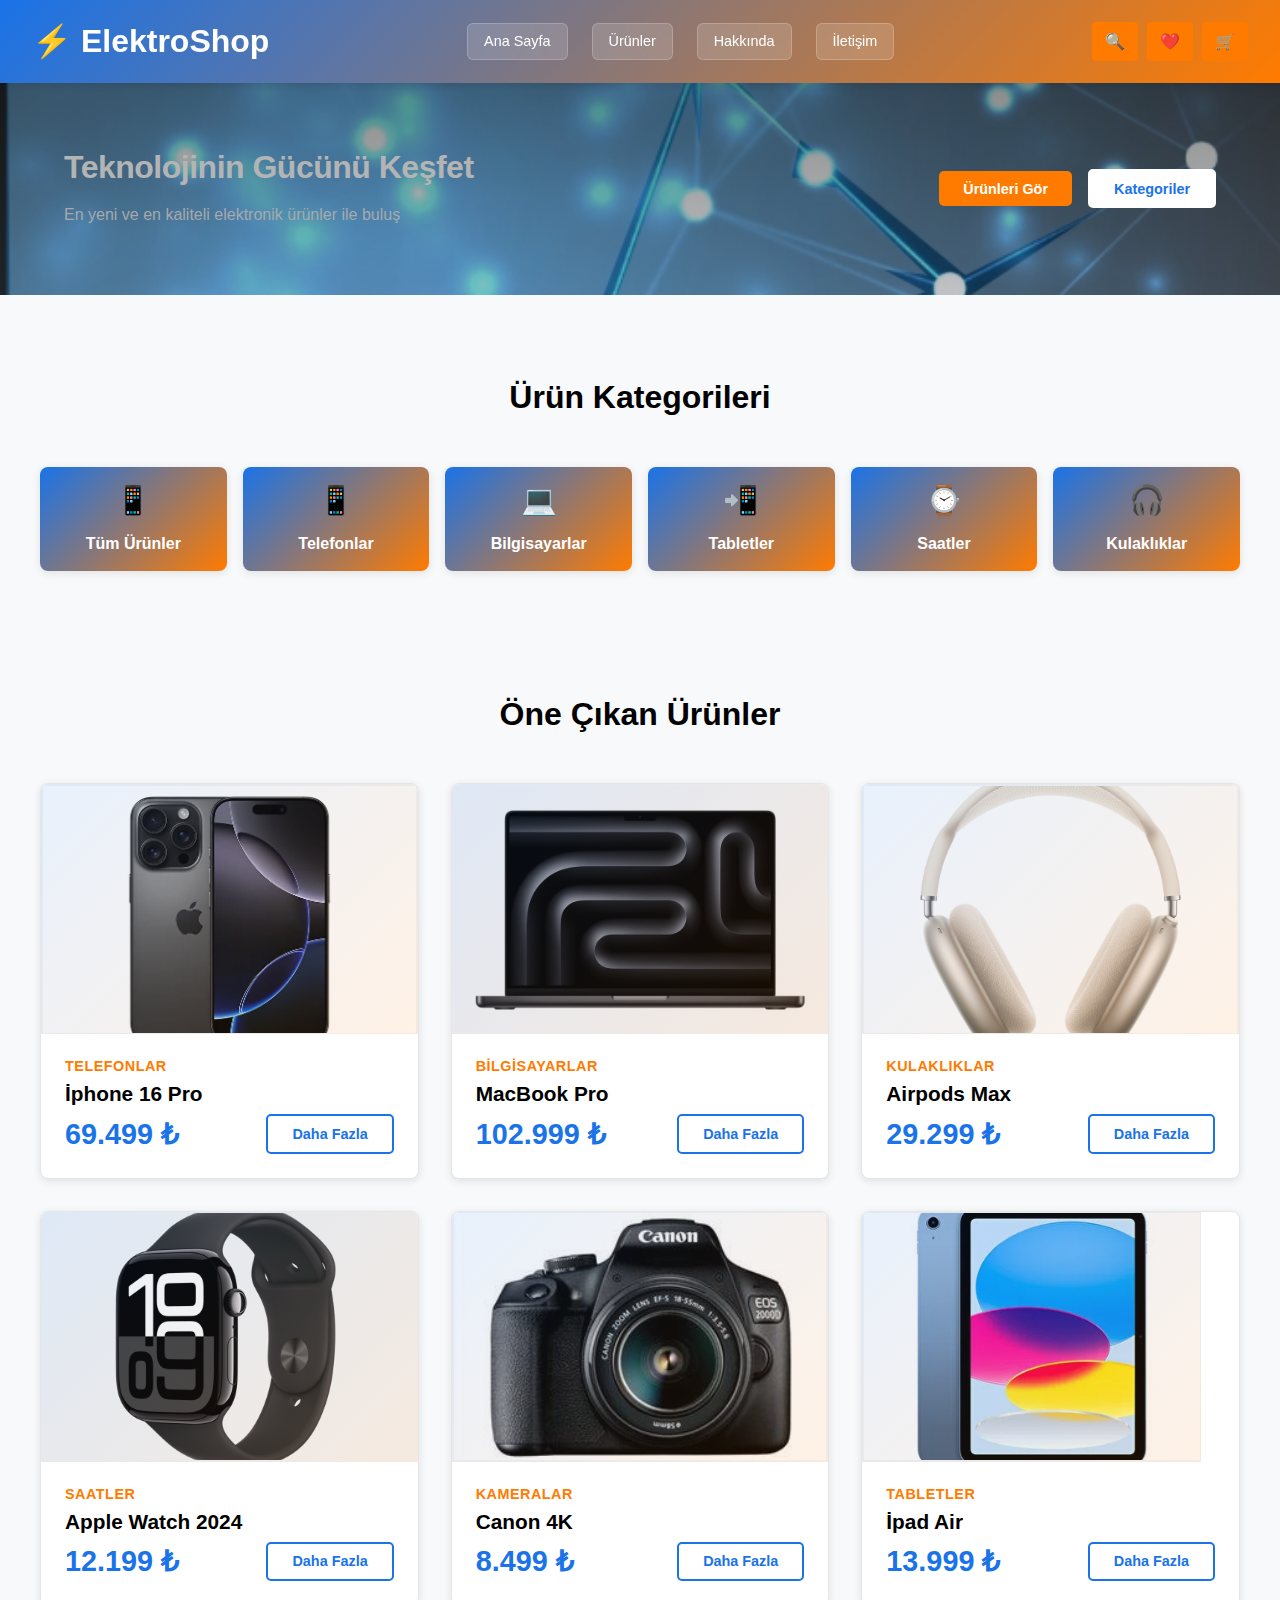
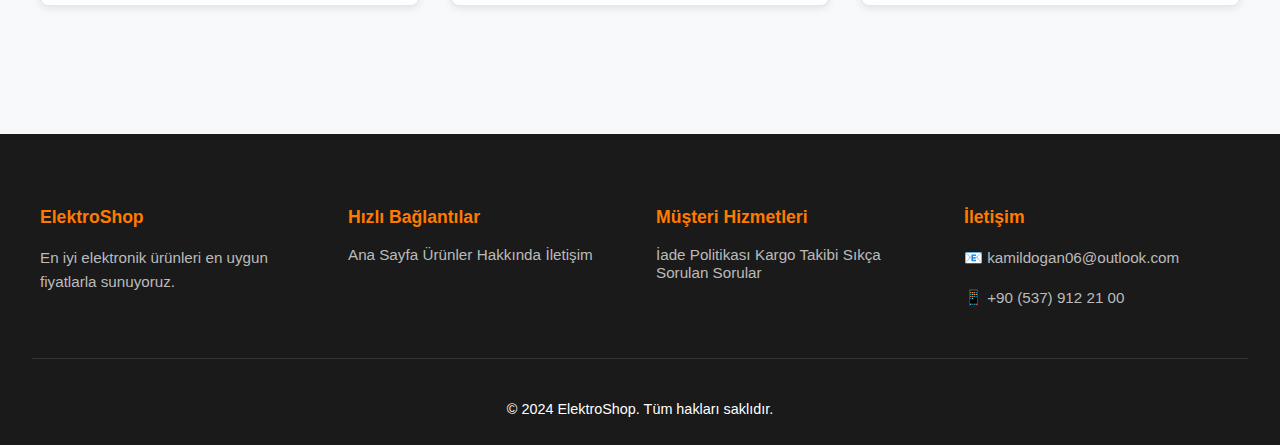
<file: index.html>
<!DOCTYPE html>
<html lang="tr">
<head>
	<meta charset="utf-8">
	<meta name="viewport" content="width=device-width, initial-scale=1">
	<title>ElektroShop - Ana Sayfa</title>
	<link rel="stylesheet" href="public/css/index.css">
</head>
<body>
	<header>
        <div class="header-content" style="display: flex; align-items: center; gap: 2rem; padding: 0.8rem 2rem; justify-content: space-between;">
            <!-- SOL TARAF: LOGO -->
            <a href="index.html" class="logo" style="text-decoration: none; cursor: pointer; font-size: 2rem; white-space: nowrap;">⚡ ElektroShop</a>

            <!-- ORTA: NAV LINKLERI -->
            <nav style="display: flex; gap: 1.5rem; align-items: center; flex: 1; justify-content: center;">
                <a href="index.html" style="text-decoration: none; color: white; font-weight: 500; font-size: 0.9rem; background: rgba(255, 255, 255, 0.15); padding: 0.6rem 1rem; border-radius: 6px; backdrop-filter: blur(10px); border: 1px solid rgba(255, 255, 255, 0.2);">Ana Sayfa</a>
                <a href="products.html" style="text-decoration: none; color: white; font-weight: 500; font-size: 0.9rem; background: rgba(255, 255, 255, 0.15); padding: 0.6rem 1rem; border-radius: 6px; backdrop-filter: blur(10px); border: 1px solid rgba(255, 255, 255, 0.2);">Ürünler</a>
                <a href="about.html" style="text-decoration: none; color: white; font-weight: 500; font-size: 0.9rem; background: rgba(255, 255, 255, 0.15); padding: 0.6rem 1rem; border-radius: 6px; backdrop-filter: blur(10px); border: 1px solid rgba(255, 255, 255, 0.2);">Hakkında</a>
                <a href="contact.html" style="text-decoration: none; color: white; font-weight: 500; font-size: 0.9rem; background: rgba(255, 255, 255, 0.15); padding: 0.6rem 1rem; border-radius: 6px; backdrop-filter: blur(10px); border: 1px solid rgba(255, 255, 255, 0.2);">İletişim</a>
            </nav>

            <!-- SAĞ TARAF: ARAMA, FAVORİLER, SEPET -->
            <div style="display: flex; align-items: center; gap: 0.6rem;">
                <button class="icon-btn" onclick="toggleSearch()">🔍</button>
                <button class="icon-btn" onclick="goToWishlist()">❤️</button>
                <button class="icon-btn" onclick="goToCart()">🛒</button>
            </div>
        </div>
    </header>

	<section class="hero">
		<div class="hero-content">
			<div style="flex:1;">
				<h1>Teknolojinin Gücünü Keşfet</h1>
				<p>En yeni ve en kaliteli elektronik ürünler ile buluş</p>
			</div>
			<div class="cta-buttons">
				<a id="products-btn" href="products.html" class="btn btn-primary">Ürünleri Gör</a>
				<button id="categories-btn" class="btn btn-secondary">Kategoriler</button>
			</div>
		</div>
	</section>

	<section class="section">
		<div class="container">
			<h2 class="text-center mb-3">Ürün Kategorileri</h2>
			<div class="categories" id="categories">
				<div class="category-card reveal" onclick="window.location.href='products.html'">
					<div class="category-icon">📱</div>
					<h3 style="color: var(--text-light );">Tüm Ürünler</h3>
				</div>
				<div class="category-card reveal" onclick="window.location.href='products.html?category=phone'">
					<div class="category-icon">📱</div>
					<h3 style="color: var(--text-light);">Telefonlar</h3>
				</div>
				<div class="category-card reveal" onclick="window.location.href='products.html?category=laptop'">
					<div class="category-icon">💻</div>
					<h3 style="color: var(--text-light);">Bilgisayarlar</h3>
				</div>
				<div class="category-card reveal" onclick="window.location.href='products.html?category=tablet'">
					<div class="category-icon">📲</div>
					<h3 style="color: var(--text-light);">Tabletler</h3>
				</div>
				<div class="category-card reveal" onclick="window.location.href='products.html?category=watch'">
					<div class="category-icon">⌚</div>
					<h3 style="color: var(--text-light);">Saatler</h3>
				</div>
				<div class="category-card reveal" onclick="window.location.href='products.html?category=headphone'">
					<div class="category-icon">🎧</div>
					<h3 style="color:var(--text-light);">Kulaklıklar</h3>
				</div>
			</div>
		</div>
	</section>

	<!-- ÖNE ÇIKAN ÜRÜNLER -->
	<section class="section">
		<div class="container">
			<h2 class="text-center mb-3">Öne Çıkan Ürünler</h2>
			<div class="products-grid">
				<div class="product-card">
					<div class="product-image">
						 <img src="/public/img/telefon1.webp" alt="İphone 16 Pro">
					</div>
					<div class="product-info">
						<div class="product-category">Telefonlar</div>
						<div class="product-name">İphone 16 Pro</div>
						<div class="product-footer">
							<div class="product-price">69.499 ₺</div>
							<a href="products.html" class="btn btn-outline">Daha Fazla</a>
						</div>
					</div>
				</div>
				<div class="product-card">
					<div class="product-image">
						<img src="/public/img/macbook2.jpeg" alt="MacBook Pro 2025">
					</div>
					<div class="product-info">
						<div class="product-category">Bilgisayarlar</div>
						<div class="product-name">MacBook Pro</div>
						<div class="product-footer">
							<div class="product-price">102.999 ₺</div>
							<a href="products.html" class="btn btn-outline">Daha Fazla</a>
						</div>
					</div>
				</div>
				<div class="product-card">
					<div class="product-image">
						<img src="/public/img/kulaklik1.webp" alt="AirPods Max">
					</div>
					<div class="product-info">
						<div class="product-category">Kulaklıklar</div>
						<div class="product-name">Airpods Max</div>
						<div class="product-footer">
							<div class="product-price">29.299 ₺</div>
							<a href="products.html" class="btn btn-outline">Daha Fazla</a>
						</div>
					</div>
				</div>
				<div class="product-card">
					<div class="product-image">
						<img src="/public/img/saat1.webp" alt="Apple Watch 2024">
					</div>
					<div class="product-info">
						<div class="product-category">Saatler</div>
						<div class="product-name">Apple Watch 2024</div>
						<div class="product-footer">
							<div class="product-price">12.199 ₺</div>
							<a href="products.html" class="btn btn-outline">Daha Fazla</a>
						</div>
					</div>
				</div>
				<div class="product-card">
					<div class="product-image">
						<img src="/public/img/fotom1.jpg" alt="Canon 4K">
					</div>
					<div class="product-info">
						<div class="product-category">Kameralar</div>
						<div class="product-name">Canon 4K</div>
						<div class="product-footer">
							<div class="product-price">8.499 ₺</div>
							<a href="products.html" class="btn btn-outline">Daha Fazla</a>
						</div>
					</div>
				</div>
				<div class="product-card">
					<div class="product-image" style="width: 90%;">
						<img src="/public/img/tab1.webp" alt="İpad Air">
					</div>
					<div class="product-info">
						<div class="product-category">Tabletler</div>
						<div class="product-name">İpad Air</div>
						<div class="product-footer">
							<div class="product-price">13.999 ₺</div>
							<a href="products.html" class="btn btn-outline">Daha Fazla</a>
						</div>
					</div>
				</div>
			</div>
		</div>
	</section>

    <footer>
        <div class="footer-content">
            <div class="footer-section">
                <h4>ElektroShop</h4>
                <p>En iyi elektronik ürünleri en uygun fiyatlarla sunuyoruz.</p>
            </div>
            <div class="footer-section">
                <h4>Hızlı Bağlantılar</h4>
                <a href="index.html">Ana Sayfa</a>
                <a href="products.html">Ürünler</a>
                <a href="about.html">Hakkında</a>
                <a href="contact.html">İletişim</a>
            </div>
            <div class="footer-section">
                <h4>Müşteri Hizmetleri</h4>
                <a href="/about.html">İade Politikası</a>
                <a href="/about.html">Kargo Takibi</a>
                <a href="/about.html">Sıkça Sorulan Sorular</a>
            </div>
            <div class="footer-section">
                <h4>İletişim</h4>
                <p>📧 kamildogan06@outlook.com</p>
                <p>📱 +90 (537) 912 21 00</p>
            </div>
        </div>
        <div class="footer-bottom">
            <p>&copy; 2024 ElektroShop. Tüm hakları saklıdır.</p>
        </div>
    </footer>

	<script src="public/js/scroll.js"></script>
	<script>
		document.getElementById('categories-btn').addEventListener('click', function(){
			document.getElementById('categories').scrollIntoView({behavior:'smooth'});
		});

		function goToCart(){ window.location.href = 'cart.html'; }
		function goToWishlist(){ window.location.href = 'wishlist.html'; }
		function toggleSearch(){
			alert('Yakında Aktif Olcak!');
		}
	</script>
	</body>
	</html>
</file>
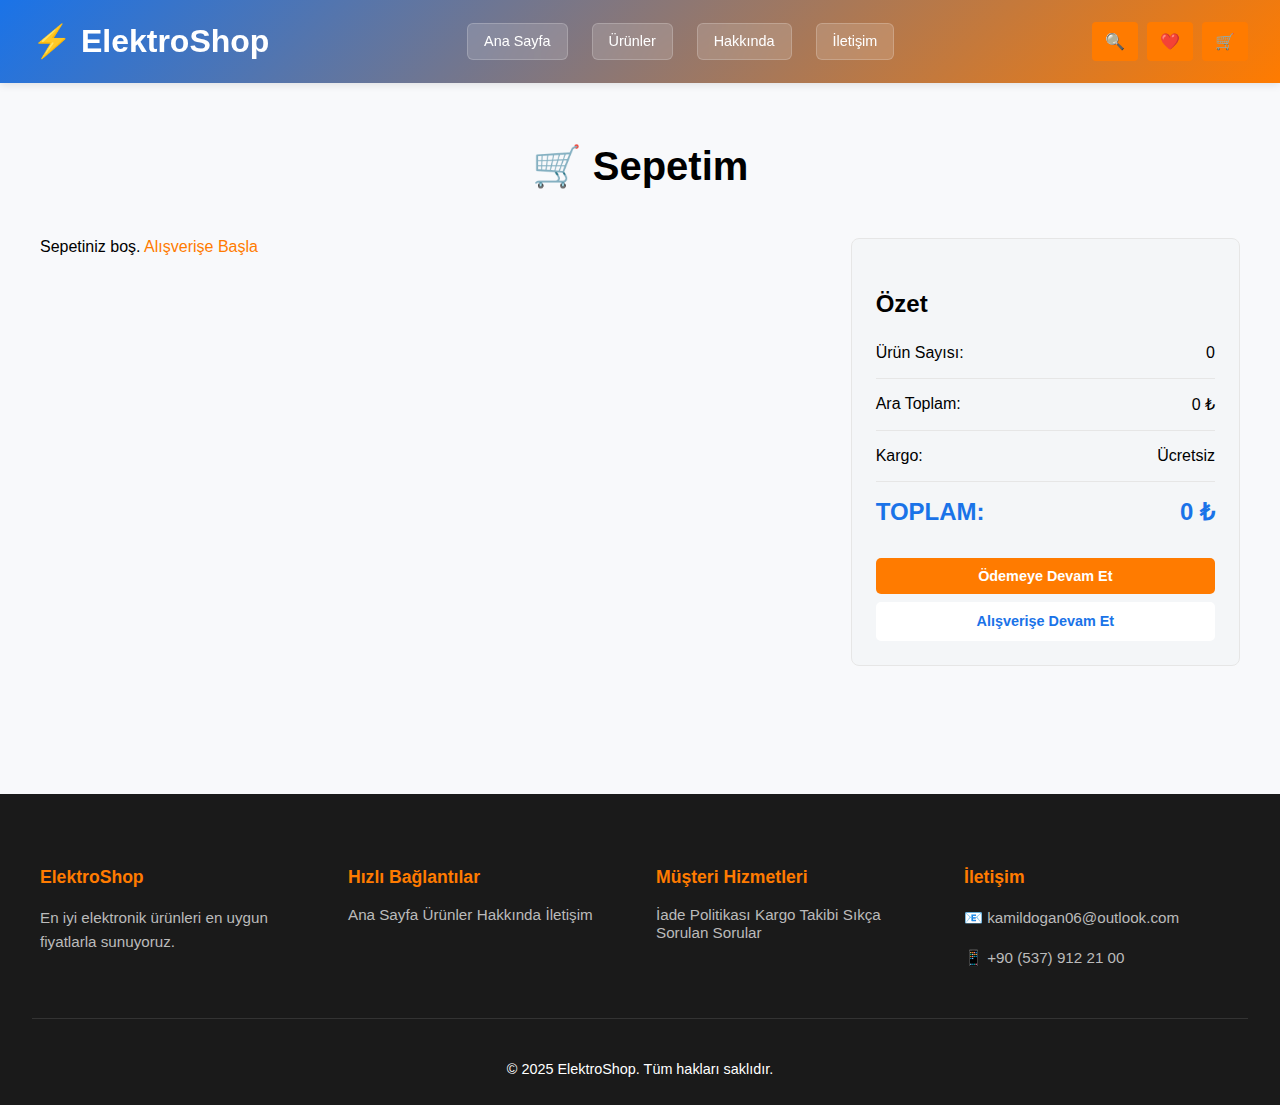
<file: cart.html>
<!DOCTYPE html>
<html lang="tr">
<head>
    <meta charset="UTF-8">
    <meta name="viewport" content="width=device-width, initial-scale=1.0">
    <title>Sepetim - ElektroShop</title>
    <link rel="stylesheet" href="public/css/index.css">
</head>
<body>
    <!-- BAŞLIK -->
    <header>
        <div class="header-content" style="display: flex; align-items: center; gap: 2rem; padding: 0.8rem 2rem; justify-content: space-between;">
            <!-- SOL TARAF: LOGO -->
            <a href="index.html" class="logo" style="text-decoration: none; cursor: pointer; font-size: 2rem; white-space: nowrap;">⚡ ElektroShop</a>

            <!-- ORTA: NAV LINKLERI -->
            <nav style="display: flex; gap: 1.5rem; align-items: center; flex: 1; justify-content: center;">
                <a href="index.html" style="text-decoration: none; color: white; font-weight: 500; font-size: 0.9rem; background: rgba(255, 255, 255, 0.15); padding: 0.6rem 1rem; border-radius: 6px; backdrop-filter: blur(10px); border: 1px solid rgba(255, 255, 255, 0.2);">Ana Sayfa</a>
                <a href="products.html" style="text-decoration: none; color: white; font-weight: 500; font-size: 0.9rem; background: rgba(255, 255, 255, 0.15); padding: 0.6rem 1rem; border-radius: 6px; backdrop-filter: blur(10px); border: 1px solid rgba(255, 255, 255, 0.2);">Ürünler</a>
                <a href="about.html" style="text-decoration: none; color: white; font-weight: 500; font-size: 0.9rem; background: rgba(255, 255, 255, 0.15); padding: 0.6rem 1rem; border-radius: 6px; backdrop-filter: blur(10px); border: 1px solid rgba(255, 255, 255, 0.2);">Hakkında</a>
                <a href="contact.html" style="text-decoration: none; color: white; font-weight: 500; font-size: 0.9rem; background: rgba(255, 255, 255, 0.15); padding: 0.6rem 1rem; border-radius: 6px; backdrop-filter: blur(10px); border: 1px solid rgba(255, 255, 255, 0.2);">İletişim</a>
            </nav>

            <!-- SAĞ TARAF: ARAMA, FAVORİLER, SEPET -->
            <div style="display: flex; align-items: center; gap: 0.6rem;">
                <button class="icon-btn" onclick="toggleSearch()">🔍</button>
                <button class="icon-btn" onclick="goToWishlist()">❤️</button>
                <button class="icon-btn" onclick="goToCart()">🛒</button>
            </div>
        </div>
    </header>

    <!-- SEPET SAYFASI -->
    <section class="section">
        <div class="container">
            <h1 class="text-center mb-3" style="color: black;">🛒 Sepetim</h1>
            
            <div class="cart-container">
                <div>
                    <div id="cart-items"></div>
                </div>
                <div class="cart-summary">
                    <h3 style="color: black;">Özet</h3>
                    <div class="summary-item">
                        <span>Ürün Sayısı:</span>
                        <span id="item-count">0</span>
                    </div>
                    <div class="summary-item">
                        <span>Ara Toplam:</span>
                        <span id="subtotal">0 ₺</span>
                    </div>
                    <div class="summary-item">
                        <span>Kargo:</span>
                        <span id="shipping">Ücretsiz</span>
                    </div>
                    <div class="summary-total">
                        <span>TOPLAM:</span>
                        <span id="total">0 ₺</span>
                    </div>
                    <button class="btn btn-primary" style="width: 100%; margin-top: 1rem;" onclick="checkout()">
                        Ödemeye Devam Et
                    </button>
                    <button class="btn btn-secondary" style="width: 100%; margin-top: 0.5rem;" onclick="continueShopping()">
                        Alışverişe Devam Et
                    </button>
                </div>
            </div>
        </div>
    </section>

    <!-- FOOTER -->
    <footer>
        <div class="footer-content">
            <div class="footer-section">
                <h4>ElektroShop</h4>
                <p>En iyi elektronik ürünleri en uygun fiyatlarla sunuyoruz.</p>
            </div>
            <div class="footer-section">
                <h4>Hızlı Bağlantılar</h4>
                <a href="index.html">Ana Sayfa</a>
                <a href="products.html">Ürünler</a>
                <a href="about.html">Hakkında</a>
                <a href="contact.html">İletişim</a>
            </div>
            <div class="footer-section">
                <h4>Müşteri Hizmetleri</h4>
                <a href="/about.html">İade Politikası</a>
                <a href="/about.html">Kargo Takibi</a>
                <a href="/about.html">Sıkça Sorulan Sorular</a>
            </div>
            <div class="footer-section">
                <h4>İletişim</h4>
                <p>📧 kamildogan06@outlook.com</p>
                <p>📱 +90 (537) 912 21 00</p>
            </div>
        </div>
        <div class="footer-bottom">
            <p>&copy; 2025 ElektroShop. Tüm hakları saklıdır.</p>
        </div>
    </footer>

    <script>
        let cart = JSON.parse(localStorage.getItem('cart')) || [];
        let wishlist = JSON.parse(localStorage.getItem('wishlist')) || [];

        function init() {
            displayCart();
            updateBadges();
            calculateTotal();
        }

        function displayCart() {
            const cartItems = document.getElementById('cart-items');
            
            if (cart.length === 0) {
                cartItems.innerHTML = '<div class="empty-message">Sepetiniz boş. <a href="index.html" style="color: var(--accent-color);">Alışverişe Başla</a></div>';
                return;
            }

            cartItems.innerHTML = '';
            cart.forEach((item, index) => {
                cartItems.innerHTML += `
                    <div class="cart-item">
                        <div class="item-image" style="width:80px; height:80px; overflow:hidden;">
    <img src="${item.img}" alt="${item.name}"
         style="width:100%; height:100%; object-fit:contain;">
</div>

                        <div class="item-details">
                            <h3>${item.name}</h3>
                            <p class="text-light">${item.price.toLocaleString('tr-TR')} ₺</p>
                        </div>
                        <div class="item-quantity">
                            <button class="quantity-btn" onclick="updateQuantity(${index}, -1)">−</button>
                            <span style="min-width: 30px; text-align: center;">${item.quantity}</span>
                            <button class="quantity-btn" onclick="updateQuantity(${index}, 1)">+</button>
                        </div>
                        <div style="text-align: right;">
                            <div style="font-weight: bold; margin-bottom: 0.5rem;">
                                ${(item.price * item.quantity).toLocaleString('tr-TR')} ₺
                            </div>
                            <button class="btn btn-danger btn-small" onclick="removeFromCart(${index})">
                                Sil
                            </button>
                        </div>
                    </div>
                `;
            });
        }

        function updateQuantity(index, change) {
            cart[index].quantity += change;
            if (cart[index].quantity <= 0) {
                removeFromCart(index);
            } else {
                localStorage.setItem('cart', JSON.stringify(cart));
                displayCart();
                calculateTotal();
                updateBadges();
            }
        }

        function removeFromCart(index) {
            cart.splice(index, 1);
            localStorage.setItem('cart', JSON.stringify(cart));
            displayCart();
            calculateTotal();
            updateBadges();
        }

        function calculateTotal() {
            let subtotal = 0;
            cart.forEach(item => {
                subtotal += item.price * item.quantity;
            });

            document.getElementById('item-count').textContent = cart.reduce((sum, item) => sum + item.quantity, 0);
            document.getElementById('subtotal').textContent = subtotal.toLocaleString('tr-TR') + ' ₺';
            document.getElementById('total').textContent = subtotal.toLocaleString('tr-TR') + ' ₺';
        }

        function updateBadges() {
            document.getElementById('cart-count').textContent = cart.length;
            document.getElementById('wishlist-count').textContent = wishlist.length;
        }

        function checkout() {
            if (cart.length === 0) {
                alert('Lütfen sepetinize ürün ekleyin!');
                return;
            }
            alert('✓ Ödeme ekranına yönlendiriliyorsunuz...\n\nSepetinizin Özeti:\n' + 
                  cart.map(item => `${item.name} (x${item.quantity})`).join('\n'));
        }

        function continueShopping() {
            window.location.href = 'index.html';
        }

        function goToCart() {
            window.location.href = 'cart.html';
        }

        function goToWishlist() {
            window.location.href = 'wishlist.html';
        }

        function toggleSearch(){
			alert('Yakında Aktif Olcak!');
		}

        init();
    </script>
</body>
</html>
</file>
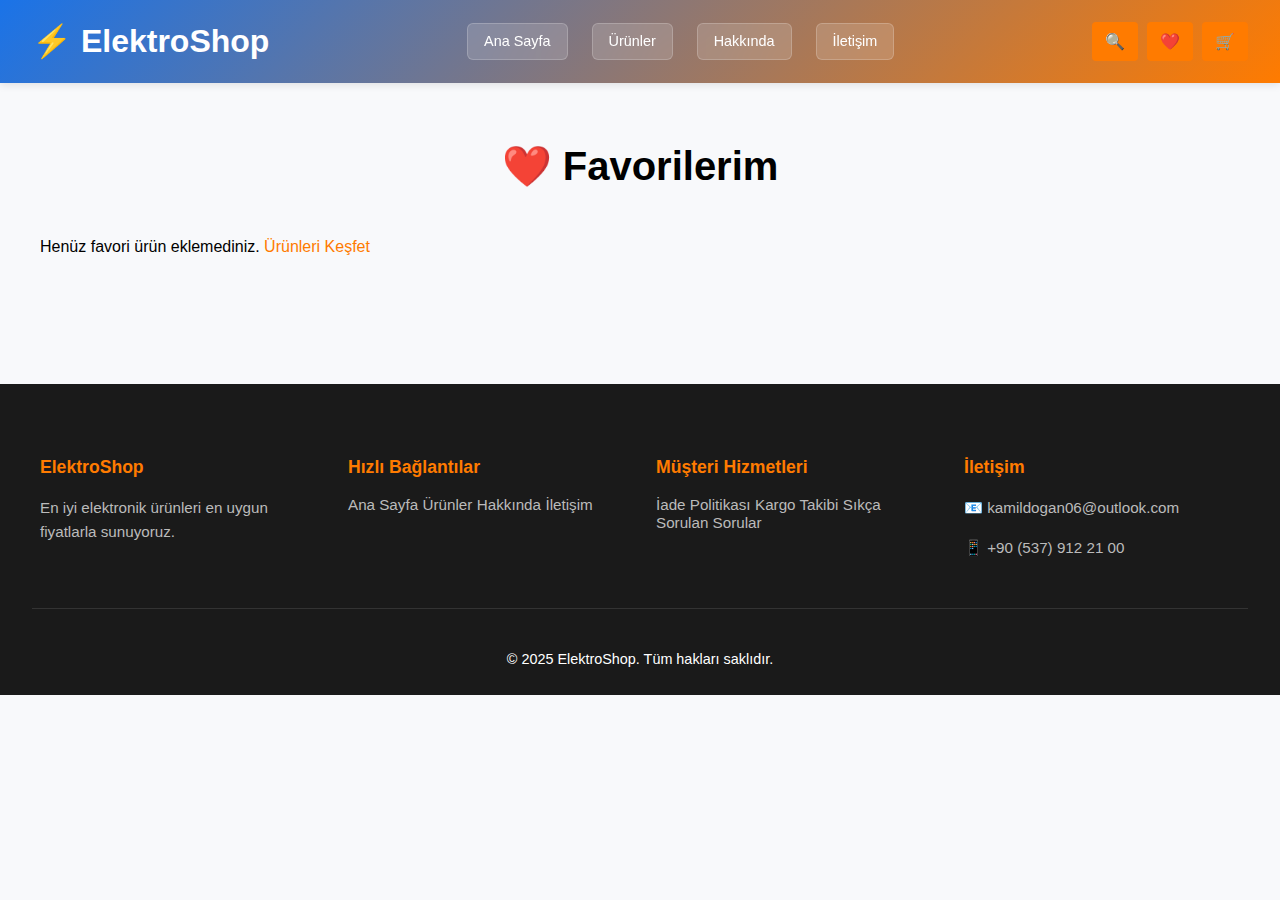
<file: wishlist.html>
<!DOCTYPE html>
<html lang="tr">
<head>
    <meta charset="UTF-8">
    <meta name="viewport" content="width=device-width, initial-scale=1.0">
    <title>Favorilerim - ElektroShop</title>
    <link rel="stylesheet" href="public/css/index.css">
</head>
<body>
    <!-- BAŞLIK -->
    <header>
        <div class="header-content" style="display: flex; align-items: center; gap: 2rem; padding: 0.8rem 2rem; justify-content: space-between;">
            <!-- SOL TARAF: LOGO -->
            <a href="index.html" class="logo" style="text-decoration: none; cursor: pointer; font-size: 2rem; white-space: nowrap;">⚡ ElektroShop</a>

            <!-- ORTA: NAV LINKLERI -->
            <nav style="display: flex; gap: 1.5rem; align-items: center; flex: 1; justify-content: center;">
                <a href="index.html" style="text-decoration: none; color: white; font-weight: 500; font-size: 0.9rem; background: rgba(255, 255, 255, 0.15); padding: 0.6rem 1rem; border-radius: 6px; backdrop-filter: blur(10px); border: 1px solid rgba(255, 255, 255, 0.2);">Ana Sayfa</a>
                <a href="products.html" style="text-decoration: none; color: white; font-weight: 500; font-size: 0.9rem; background: rgba(255, 255, 255, 0.15); padding: 0.6rem 1rem; border-radius: 6px; backdrop-filter: blur(10px); border: 1px solid rgba(255, 255, 255, 0.2);">Ürünler</a>
                <a href="about.html" style="text-decoration: none; color: white; font-weight: 500; font-size: 0.9rem; background: rgba(255, 255, 255, 0.15); padding: 0.6rem 1rem; border-radius: 6px; backdrop-filter: blur(10px); border: 1px solid rgba(255, 255, 255, 0.2);">Hakkında</a>
                <a href="contact.html" style="text-decoration: none; color: white; font-weight: 500; font-size: 0.9rem; background: rgba(255, 255, 255, 0.15); padding: 0.6rem 1rem; border-radius: 6px; backdrop-filter: blur(10px); border: 1px solid rgba(255, 255, 255, 0.2);">İletişim</a>
            </nav>

            <!-- SAĞ TARAF: ARAMA, FAVORİLER, SEPET -->
            <div style="display: flex; align-items: center; gap: 0.6rem;">
                <button class="icon-btn" onclick="toggleSearch()">🔍</button>
                <button class="icon-btn" onclick="goToWishlist()">❤️</button>
                <button class="icon-btn" onclick="goToCart()">🛒</button>
            </div>
        </div>
    </header>

    <!-- FAVORİ SAYFASI -->
    <section class="section">
        <div class="container">
            <h1 class="text-center mb-3" style="color: black ;">❤️ Favorilerim</h1>
            
            <div id="wishlist-grid" class="products-grid"></div>
        </div>
    </section>

    <!-- FOOTER -->
    <footer>
        <div class="footer-content">
            <div class="footer-section">
                <h4>ElektroShop</h4>
                <p>En iyi elektronik ürünleri en uygun fiyatlarla sunuyoruz.</p>
            </div>
            <div class="footer-section">
                <h4>Hızlı Bağlantılar</h4>
                <a href="index.html">Ana Sayfa</a>
                <a href="products.html">Ürünler</a>
                <a href="about.html">Hakkında</a>
                <a href="contact.html">İletişim</a>
            </div>
            <div class="footer-section">
                <h4>Müşteri Hizmetleri</h4>
                <a href="/about.html">İade Politikası</a>
                <a href="/about.html">Kargo Takibi</a>
                <a href="/about.html">Sıkça Sorulan Sorular</a>
            </div>
            <div class="footer-section">
                <h4>İletişim</h4>
                <p>📧 kamildogan06@outlook.com</p>
                <p>📱 +90 (537) 912 21 00</p>
            </div>
        </div>
        <div class="footer-bottom">
            <p>&copy; 2025 ElektroShop. Tüm hakları saklıdır.</p>
        </div>
    </footer>

    <script>
        let cart = JSON.parse(localStorage.getItem('cart')) || [];
        let wishlist = JSON.parse(localStorage.getItem('wishlist')) || [];

        const categoryNames = {
            'phone': 'Telefonlar',
            'laptop': 'Bilgisayarlar',
            'tablet': 'Tabletler',
            'watch': 'Saatler',
            'headphone': 'Kulaklıklar',
            'camera': 'Kameralar'
        };

        function init() {
            displayWishlist();
            updateBadges();
        }

        function displayWishlist() {
            const grid = document.getElementById('wishlist-grid');
            
            if (wishlist.length === 0) {
                grid.innerHTML = '<div class="empty-message" style="grid-column: 1/-1;">Henüz favori ürün eklemediniz. <a href="index.html" style="color: var(--accent-color);">Ürünleri Keşfet</a></div>';
                return;
            }

            grid.innerHTML = '';
            wishlist.forEach(product => {
                const inCart = cart.some(item => item.id === product.id);

                grid.innerHTML += `
                    <div class="product-card">
                        <div class="product-image" style="width:110px; height:110px; overflow:hidden;">
    <img src="${product.img}" alt="${product.name}"
         style="width:100%; height:100%; object-fit:contain;">
    ${product.badge ? `<span class="product-badge">${product.badge}</span>` : ''}
</div>

                        <div class="product-info">
                            <div class="product-category">${categoryNames[product.category] || product.category}</div>
                            <h3 class="product-name">${product.name}</h3>
                            <div class="product-price">${product.price.toLocaleString('tr-TR')} ₺</div>
                            <div class="product-footer">
                                <button class="btn btn-primary btn-small" onclick="addToCart(${product.id})" 
                                    style="${inCart ? 'background: #4caf50;' : ''}">
                                    ${inCart ? '✓ Sepete Eklendi' : 'Sepete Ekle'}
                                </button>
                                <button class="btn btn-danger btn-small" onclick="removeFromWishlist(${product.id})">
                                    Sil
                                </button>
                            </div>
                        </div>
                    </div>
                `;
            });
        }

        function addToCart(productId) {
            const product = wishlist.find(p => p.id === productId);
            const existingItem = cart.find(item => item.id === productId);

            if (existingItem) {
                existingItem.quantity += 1;
            } else {
                cart.push({ ...product, quantity: 1 });
            }

            localStorage.setItem('cart', JSON.stringify(cart));
            updateBadges();
            displayWishlist();
        }

        function removeFromWishlist(productId) {
            wishlist = wishlist.filter(item => item.id !== productId);
            localStorage.setItem('wishlist', JSON.stringify(wishlist));
            updateBadges();
            displayWishlist();
        }

        function updateBadges() {
            document.getElementById('cart-count').textContent = cart.length;
            document.getElementById('wishlist-count').textContent = wishlist.length;
        }

        function goToCart() {
            window.location.href = 'cart.html';
        }

        function goToWishlist() {
            window.location.href = 'wishlist.html';
        }

        function toggleSearch() {
            alert('Yakında Aktif Olacak!');
        }

        init();
    </script>
</body>
</html>
</file>
<file: public/css/index.css>
@import url('variables.css');
@import url('header.css');
@import url('hero.css');
@import url('buttons.css');
@import url('layout.css');
@import url('products.css');
@import url('features.css');
@import url('footer.css');
@import url('cart.css');
@import url('product-detail.css');
@import url('utilities.css');
@import url('responsive.css');
@import url('team-container.css');
</file>
